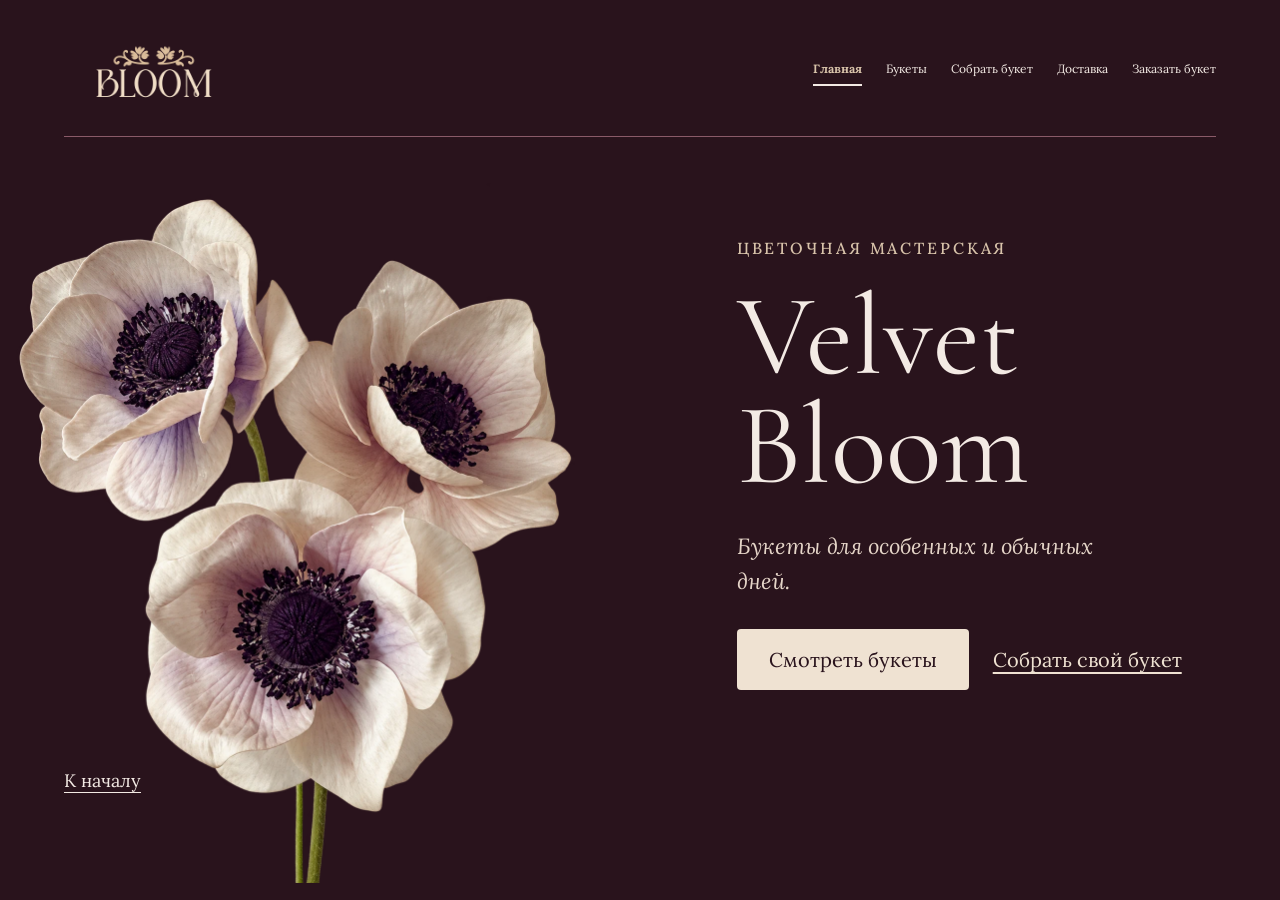
<file: index.html>
<!DOCTYPE html>
<html lang="ru">
<head>
    <meta charset="UTF-8">
    <meta name="viewport" content="width=device-width, initial-scale=1.0">
    <title>Velvet Bloom — цветочная мастерская</title>
    <link href="https://fonts.googleapis.com/css2?family=Cormorant+Garamond:wght@400;500&display=swap"
      rel="stylesheet">
    <link href="https://fonts.googleapis.com/css2?family=Lora:wght@400;500;600;700&display=swap"
      rel="stylesheet">  
      <link rel="stylesheet" href="css/style.css">
<link rel="stylesheet" href="css/alternative.css">
<script src="alternative.js" defer></script>
</head>
<body id="top">
    <nav>
        <a class="site-logo" href="index.html">
    <img src="images/logo-bloom.webp"
     alt="Velvet Bloom — на главную"
     width="180">
</a>
    <a href="index.html" aria-current="page">Главная</a>
    <a href="html/bouquets.html">Букеты</a>
    <a href="html/builder.html">Собрать букет</a>
    
    <a href="html/contacts.html#delivery">Доставка</a>
    <a href="html/order.html">Заказать букет</a>
    
</nav>
    <main class="hero">
        <div class="hero-flower">
    <img src="images/hero-anemones.webp" alt="">
</div>
    <div class="hero-text" id="about">
        <p class="hero-label">Цветочная мастерская</p>

        <h1>Velvet Bloom</h1>

        <p class="hero-description">
            Букеты для особенных и обычных дней.
        </p>

        <div class="hero-actions" id="choose">
            <a class="hero-button" href="html/bouquets.html">Смотреть букеты</a>
            <a class="hero-link" href="html/builder.html">Собрать свой букет</a>
        </div>
    </div>

</main>
<p class="section-links">
    <a href="#top">К началу</a>
</p>
</body>
</html>
</file>
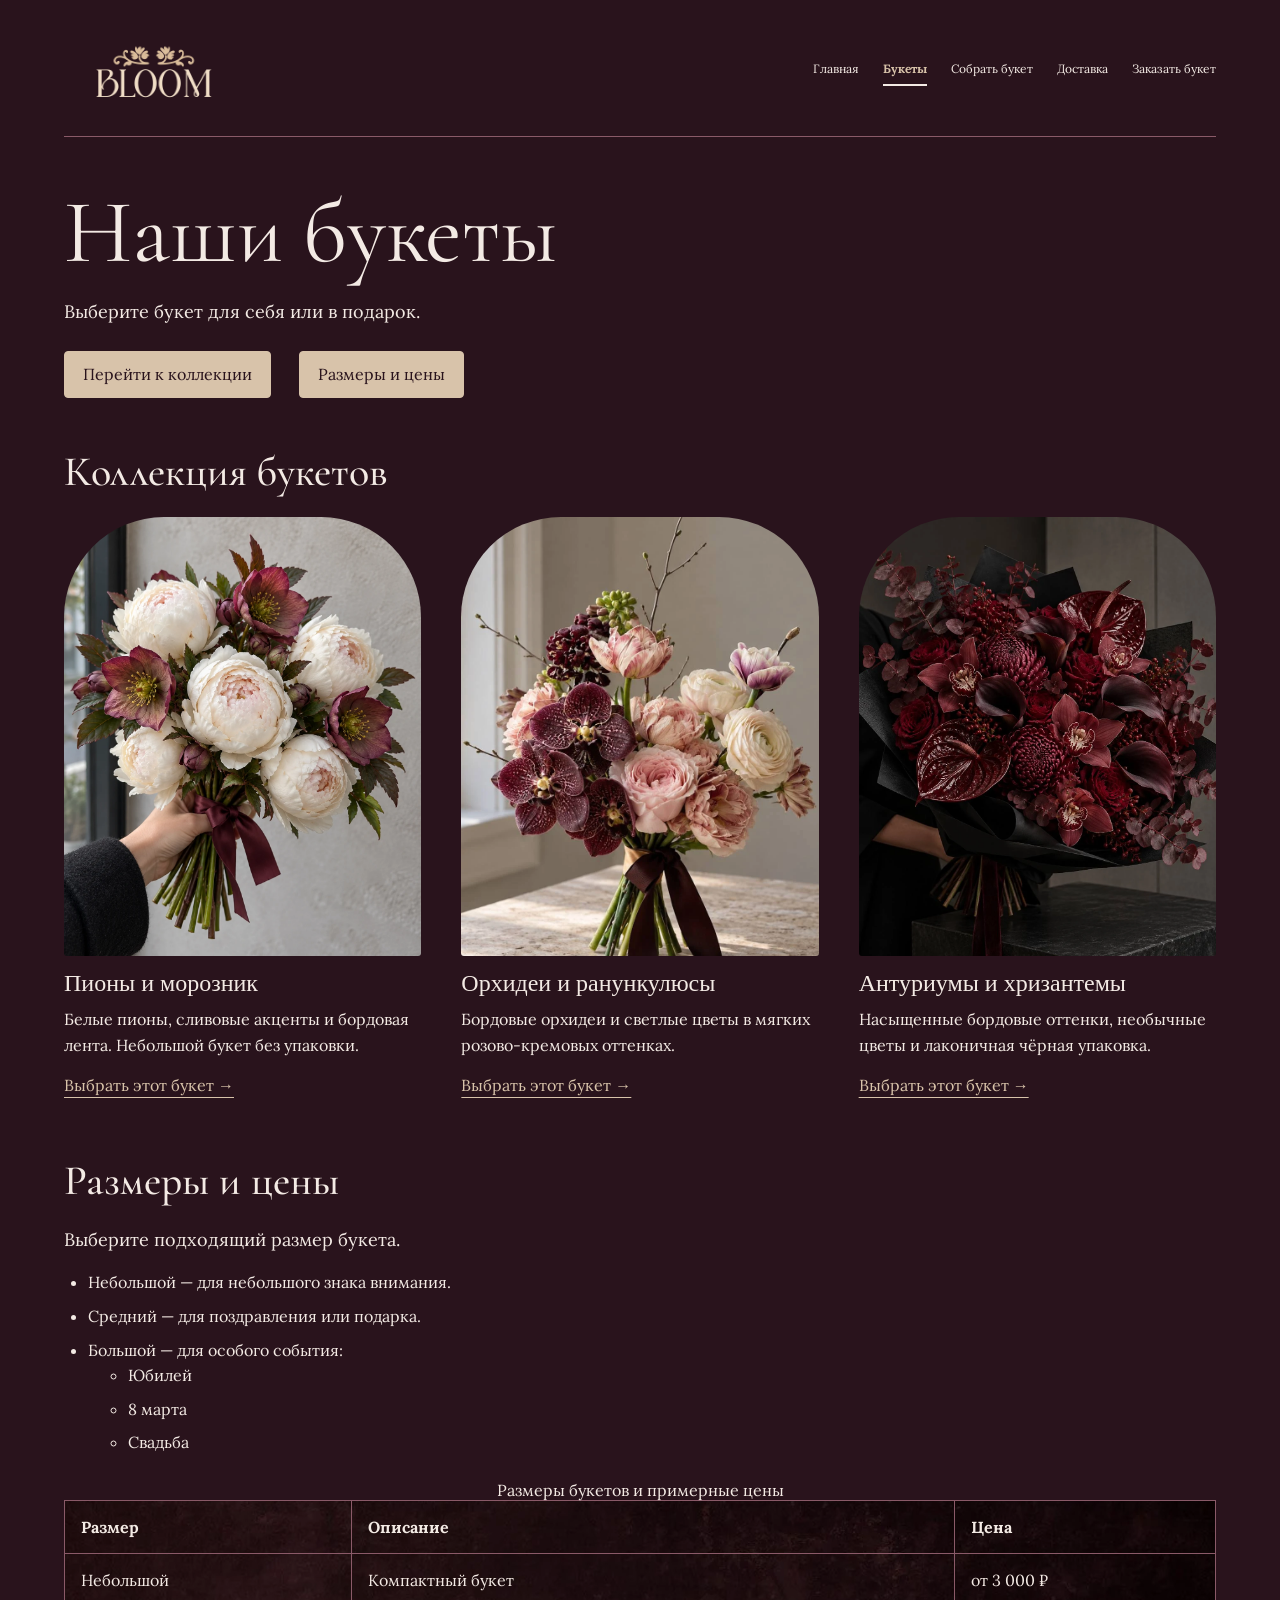
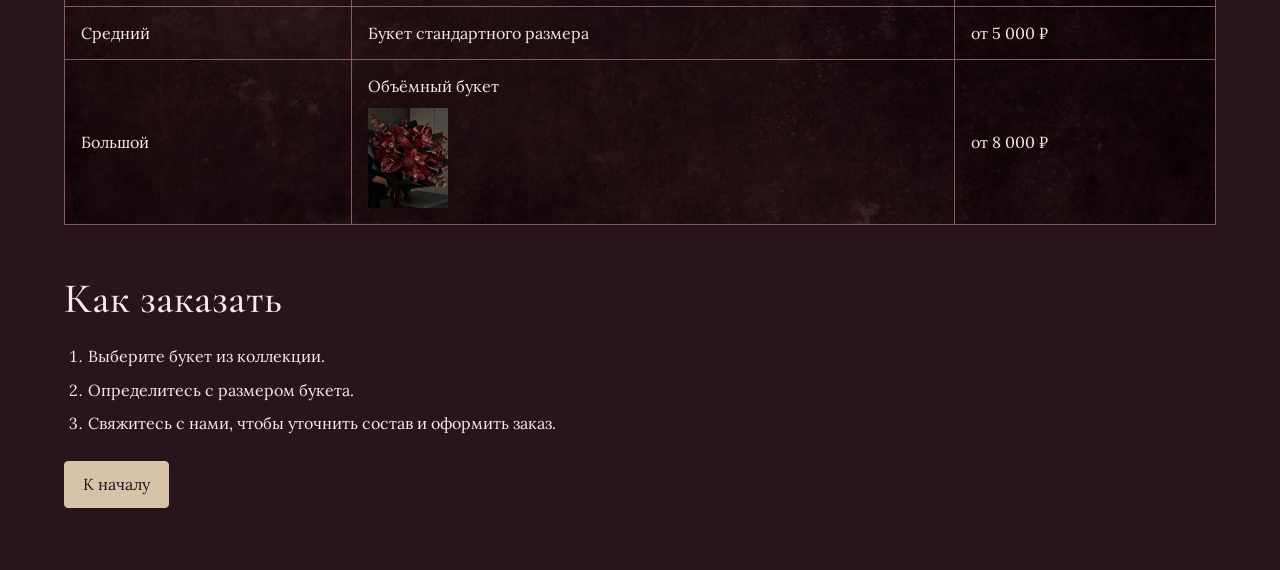
<file: html/bouquets.html>
<!DOCTYPE html>
<html lang="ru">
<head>
    <meta charset="UTF-8">
    <meta name="viewport" content="width=device-width, initial-scale=1.0">
    <title>Букеты — Velvet Bloom</title>
    <link href="https://fonts.googleapis.com/css2?family=Lora:wght@400;500;600;700&display=swap"
      rel="stylesheet">
    <link href="https://fonts.googleapis.com/css2?family=Cormorant+Garamond:wght@400;500&display=swap"
      rel="stylesheet">
      <link rel="stylesheet" href="../css/style.css">
<link rel="stylesheet" href="../css/alternative.css">
<script src="../alternative.js" defer></script>
</head>
<body class="catalog-page">
    <nav>
        <a class="site-logo" href="../index.html">
    <img src="../images/logo-bloom.webp"
     alt="Velvet Bloom — на главную"
     width="180">
</a>
    <a href="../index.html">Главная</a>
    <a href="bouquets.html" aria-current="page">Букеты</a>
    <a href="builder.html">Собрать букет</a>
    
    <a href="contacts.html#delivery">Доставка</a>
    <a href="order.html">Заказать букет</a>
    
</nav>
    <h1 id="top">Наши букеты</h1>
    <p>Выберите букет для себя или в подарок.</p>
    <p class="section-links">
    <a href="#collection">Перейти к коллекции</a>
    <a href="#prices">Размеры и цены</a>
</p>
    <h2 id="collection">Коллекция букетов</h2>
    <div class="bouquet-grid">
   <figure>
    <img src="../images/bouquet-02.webp"
         alt="Компактный букет из белых пионов и морозника"
         width="350">
    <figcaption>Пионы и морозник</figcaption>
    <p class="bouquet-description">
        Белые пионы, сливовые акценты и бордовая лента. Небольшой букет без упаковки.
    </p>
</figure>

<figure>
    <img src="../images/bouquet-03.webp"
         alt="Средний букет с бордовыми орхидеями и светлыми ранункулюсами"
         width="350">
    <figcaption>Орхидеи и ранункулюсы</figcaption>
    <p class="bouquet-description">
        Бордовые орхидеи и светлые цветы в мягких розово-кремовых оттенках.
    </p>
</figure>

<figure>
    <img src="../images/bouquet-01.webp"
         alt="Большой букет в бордовых оттенках"
         width="350">
    <figcaption>Антуриумы и хризантемы</figcaption>
    <p class="bouquet-description">
        Насыщенные бордовые оттенки, необычные цветы и лаконичная чёрная упаковка.
    </p>
</figure>
</div>
<h2 id="prices">Размеры и цены</h2>
<p>Выберите подходящий размер букета.</p>
<ul class="size-list">
    <li>Небольшой — для небольшого знака внимания.</li>
    <li>Средний — для поздравления или подарка.</li>
    <li>
        Большой — для особого события:
        <ul>
            <li>Юбилей</li>
            <li>8 марта</li>
            <li>Свадьба</li>
        </ul>
    </li>
</ul>
    <table class="price-table">
    <caption>Размеры букетов и примерные цены</caption>
    <tr>
        <th scope="col">Размер</th>
        <th scope="col">Описание</th>
        <th scope="col">Цена</th>
    </tr>
    <tr>
        <td>Небольшой</td>
        <td>Компактный букет</td>
        <td>от 3 000 ₽</td>
    </tr>
    <tr>
    <td>Средний</td>
    <td>Букет стандартного размера</td>
    <td>от 5 000 ₽</td>
</tr>
<tr>
    <td>Большой</td>
    <td>
    Объёмный букет
    <a class="table-photo" href="bouquet-01.html" target="_blank" rel="noopener">
        <img src="../images/bouquet-01.webp"
            alt="Посмотреть большой букет из антуриумов и хризантем"
             width="80">
    </a>
</td>
    <td>от 8 000 ₽</td>
</tr>
</table>
<h2>Как заказать</h2>

<ol class="size-list">
    <li>Выберите букет из коллекции.</li>
    <li>Определитесь с размером букета.</li>
    <li>Свяжитесь с нами, чтобы уточнить состав и оформить заказ.</li>
</ol>
<p class="section-links">
    <a href="#top">К началу</a>
</p>
</body>
</html>
</file>
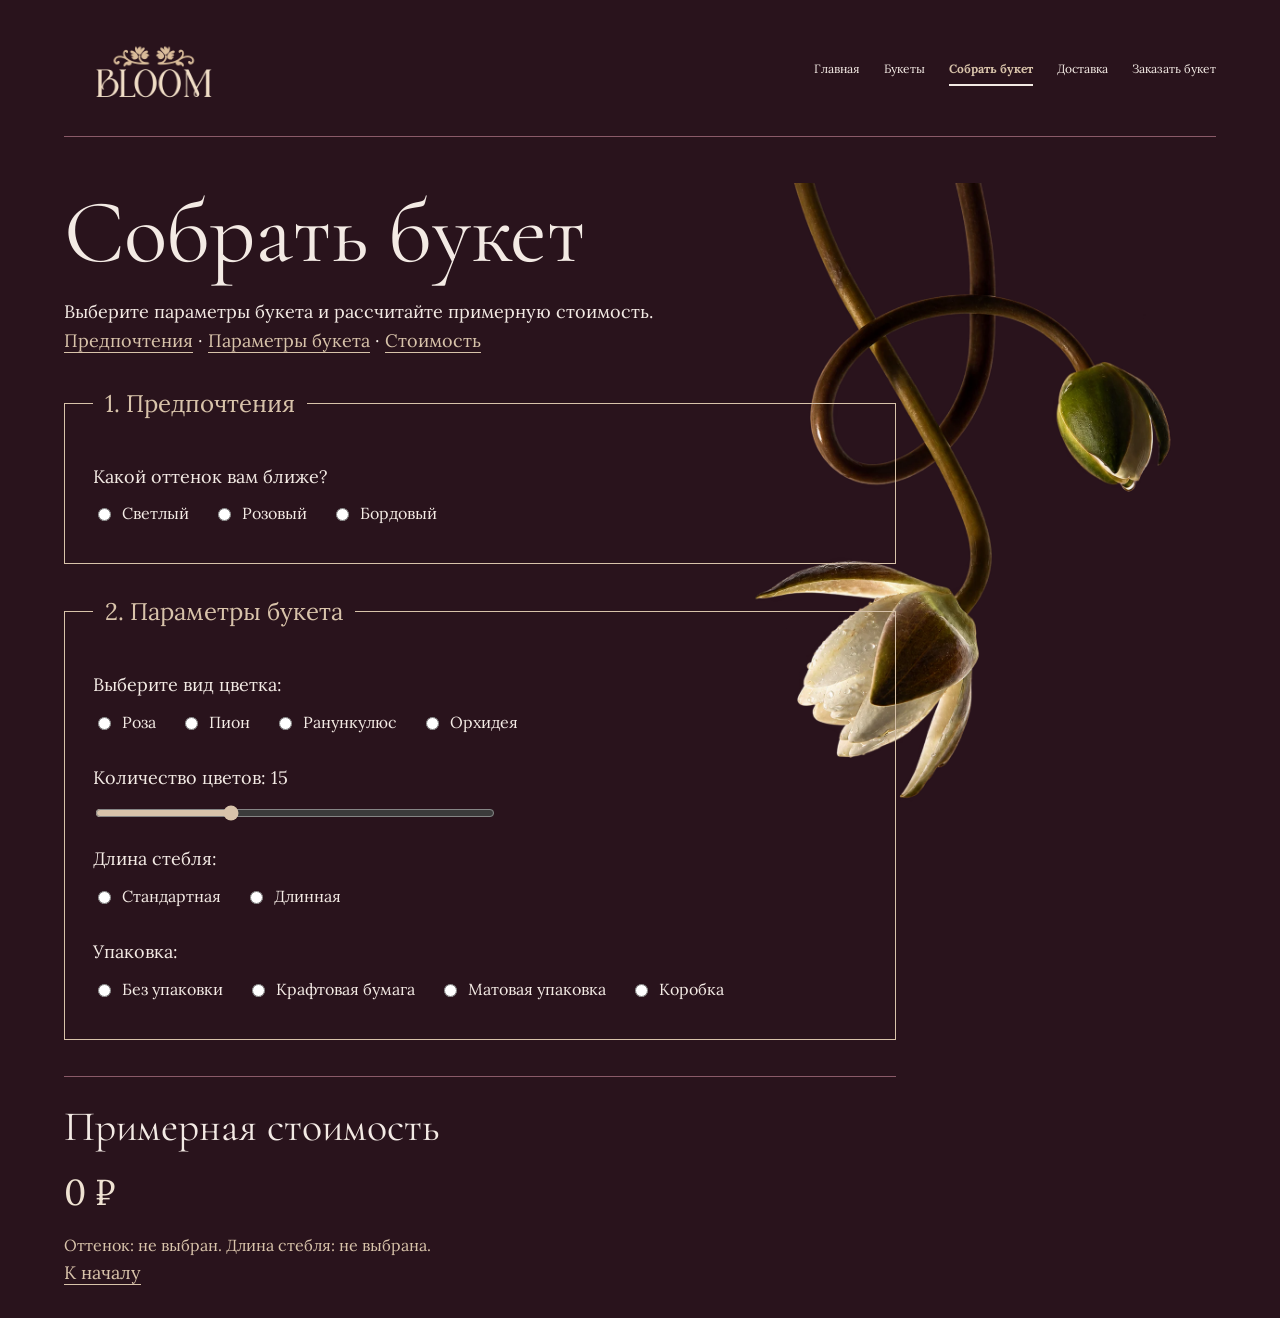
<file: html/builder.html>
<!DOCTYPE html>
<html lang="ru">
<head>
    <meta charset="UTF-8">
    <meta name="viewport" content="width=device-width, initial-scale=1.0">
    <title>Собрать букет - Velvet Bloom</title>
   <link href="https://fonts.googleapis.com/css2?family=Cormorant+Garamond:wght@400;500&display=swap"
      rel="stylesheet">
    <link href="https://fonts.googleapis.com/css2?family=Lora:wght@400;500;600;700&display=swap"
      rel="stylesheet">
      <link rel="stylesheet" href="../css/style.css">
<link rel="stylesheet" href="../css/alternative.css">
<script src="../alternative.js" defer></script>
</head>
<body>
    <nav>
        <a class="site-logo" href="../index.html">
    <img src="../images/logo-bloom.webp"
     alt="Velvet Bloom — на главную"
     width="180">
</a>
    <a href="../index.html">Главная</a>
    <a href="bouquets.html">Букеты</a>
    <a href="builder.html" aria-current="page">Собрать букет</a>
    
    <a href="contacts.html#delivery">Доставка</a>
    <a href="order.html">Заказать букет</a>
    
</nav>
<main id="top" class="builder-page">
    <img class="builder-flower"
         src="../images/hero-lillies2.webp"
         alt="">
    <h1>Собрать букет</h1>
    <p>Выберите параметры букета и рассчитайте примерную стоимость.</p>
    <p>
    <a href="#preferences">Предпочтения</a> ·
    <a href="#parameters">Параметры букета</a> ·
    <a href="#result">Стоимость</a>
</p>
    <form class="bouquet-builder">
    <fieldset id="preferences">
        <legend>1. Предпочтения</legend>

        <p>Какой оттенок вам ближе?</p>

        <label>
            <input type="radio" name="color" value="light">
            Светлый
        </label>

        <label>
            <input type="radio" name="color" value="pink">
            Розовый
        </label>

        <label>
            <input type="radio" name="color" value="burgundy">
            Бордовый
        </label>
    </fieldset>

    <fieldset id="parameters">
        <legend>2. Параметры букета</legend>

        <p>Выберите вид цветка:</p>

        <label>
            <input type="radio" name="flower" value="rose">
            Роза
        </label>

        <label>
            <input type="radio" name="flower" value="peony">
            Пион
        </label>

        <label>
            <input type="radio" name="flower" value="ranunculus">
            Ранункулюс
        </label>

        <label>
            <input type="radio" name="flower" value="orchid">
            Орхидея
        </label>

        <p>
    Количество цветов:
    <span id="quantity-value">15</span>
</p>

<input type="range"
       id="quantity"
       name="quantity"
       min="5"
       max="35"
       value="15">
        <p>Длина стебля:</p>

        <label>
            <input type="radio" name="stem" value="standard">
            Стандартная
        </label>

        <label>
            <input type="radio" name="stem" value="long">
            Длинная
        </label>

        <p>Упаковка:</p>

        <label>
            <input type="radio" name="package" value="none">
            Без упаковки
        </label>

        <label>
            <input type="radio" name="package" value="craft">
            Крафтовая бумага
        </label>

        <label>
            <input type="radio" name="package" value="matte">
            Матовая упаковка
        </label>

        <label>
            <input type="radio" name="package" value="box">
            Коробка
        </label>
    </fieldset>
    <div class="builder-result" id="result">
    <h2>Примерная стоимость</h2>
    <p><span id="total-price">0</span> ₽</p>
    <p id="bouquet-summary" aria-live="polite">
        Здесь появятся выбранный оттенок и длина стебля.
    </p>
</div>
</form>
<p><a href="#top">К началу</a></p>
</main>


<script src="../builder.js"></script>
</body>
</html>
</file>
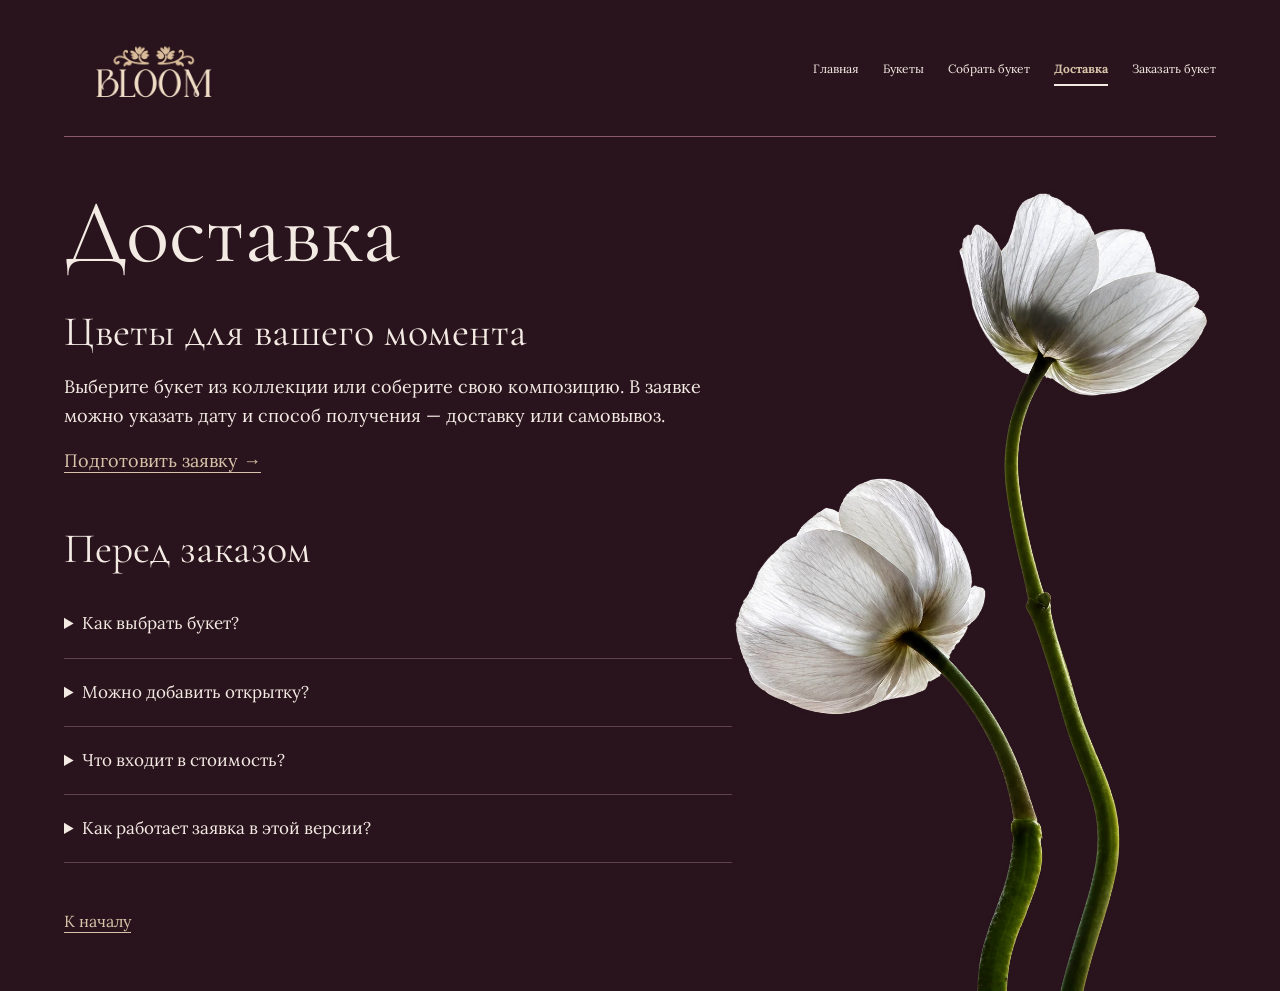
<file: html/contacts.html>
<!DOCTYPE html>
<html lang="ru">
<head>
    <meta charset="UTF-8">
    <meta name="viewport" content="width=device-width, initial-scale=1.0">
    <title>Доставка — Velvet Bloom</title>
  <link href="https://fonts.googleapis.com/css2?family=Lora:wght@400;500;600;700&display=swap"
      rel="stylesheet">
    <link href="https://fonts.googleapis.com/css2?family=Cormorant+Garamond:wght@400;500&display=swap"
      rel="stylesheet">
      <link rel="stylesheet" href="../css/style.css">
<link rel="stylesheet" href="../css/alternative.css">
<script src="../alternative.js" defer></script>
</head>
<body>
    <nav>
        <a class="site-logo" href="../index.html">
    <img src="../images/logo-bloom.webp"
     alt="Velvet Bloom — на главную"
     width="180">
</a>
    <a href="../index.html">Главная</a>
    <a href="bouquets.html">Букеты</a>
    <a href="builder.html">Собрать букет</a>
    
    <a href="contacts.html#delivery" aria-current="page">Доставка</a>
    <a href="order.html">Заказать букет</a>
    
</nav>
  <main id="top" class="contacts-page">
    <img class="contacts-flowers"
     src="../images/contacts-flowers.webp"
     alt="">
    <h1>Доставка</h1>

    <section id="delivery">
        <h2>Цветы для вашего момента</h2>
        <p>Выберите букет из коллекции или соберите свою композицию. В заявке можно указать дату и способ получения — доставку или самовывоз.</p>
        <p><a href="order.html">Подготовить заявку →</a></p>
    </section>
    <section class="delivery-faq"><h2>Перед заказом</h2>
        <details><summary>Как выбрать букет?</summary><p>Посмотрите коллекцию или воспользуйтесь конструктором. В каталоге доступны три размера: S, M и L.</p></details>
        <details><summary>Можно добавить открытку?</summary><p>Да. В форме заказа включите открытку и напишите пожелание — его предпросмотр появится сразу.</p></details>
        <details><summary>Что входит в стоимость?</summary><p>Расчёт показывает ориентировочную стоимость букетов по каталогу. Доставка, открытка и окончательный состав уточняются отдельно.</p></details>
        <details><summary>Как работает заявка в этой версии?</summary><p>Вы можете выбрать параметры и скачать заявку. Эта демонстрационная версия не отправляет заказ в магазин и не принимает оплату.</p></details>
    </section>
    <a href="#top">К началу</a>
</main>
</body>
</html>
</file>
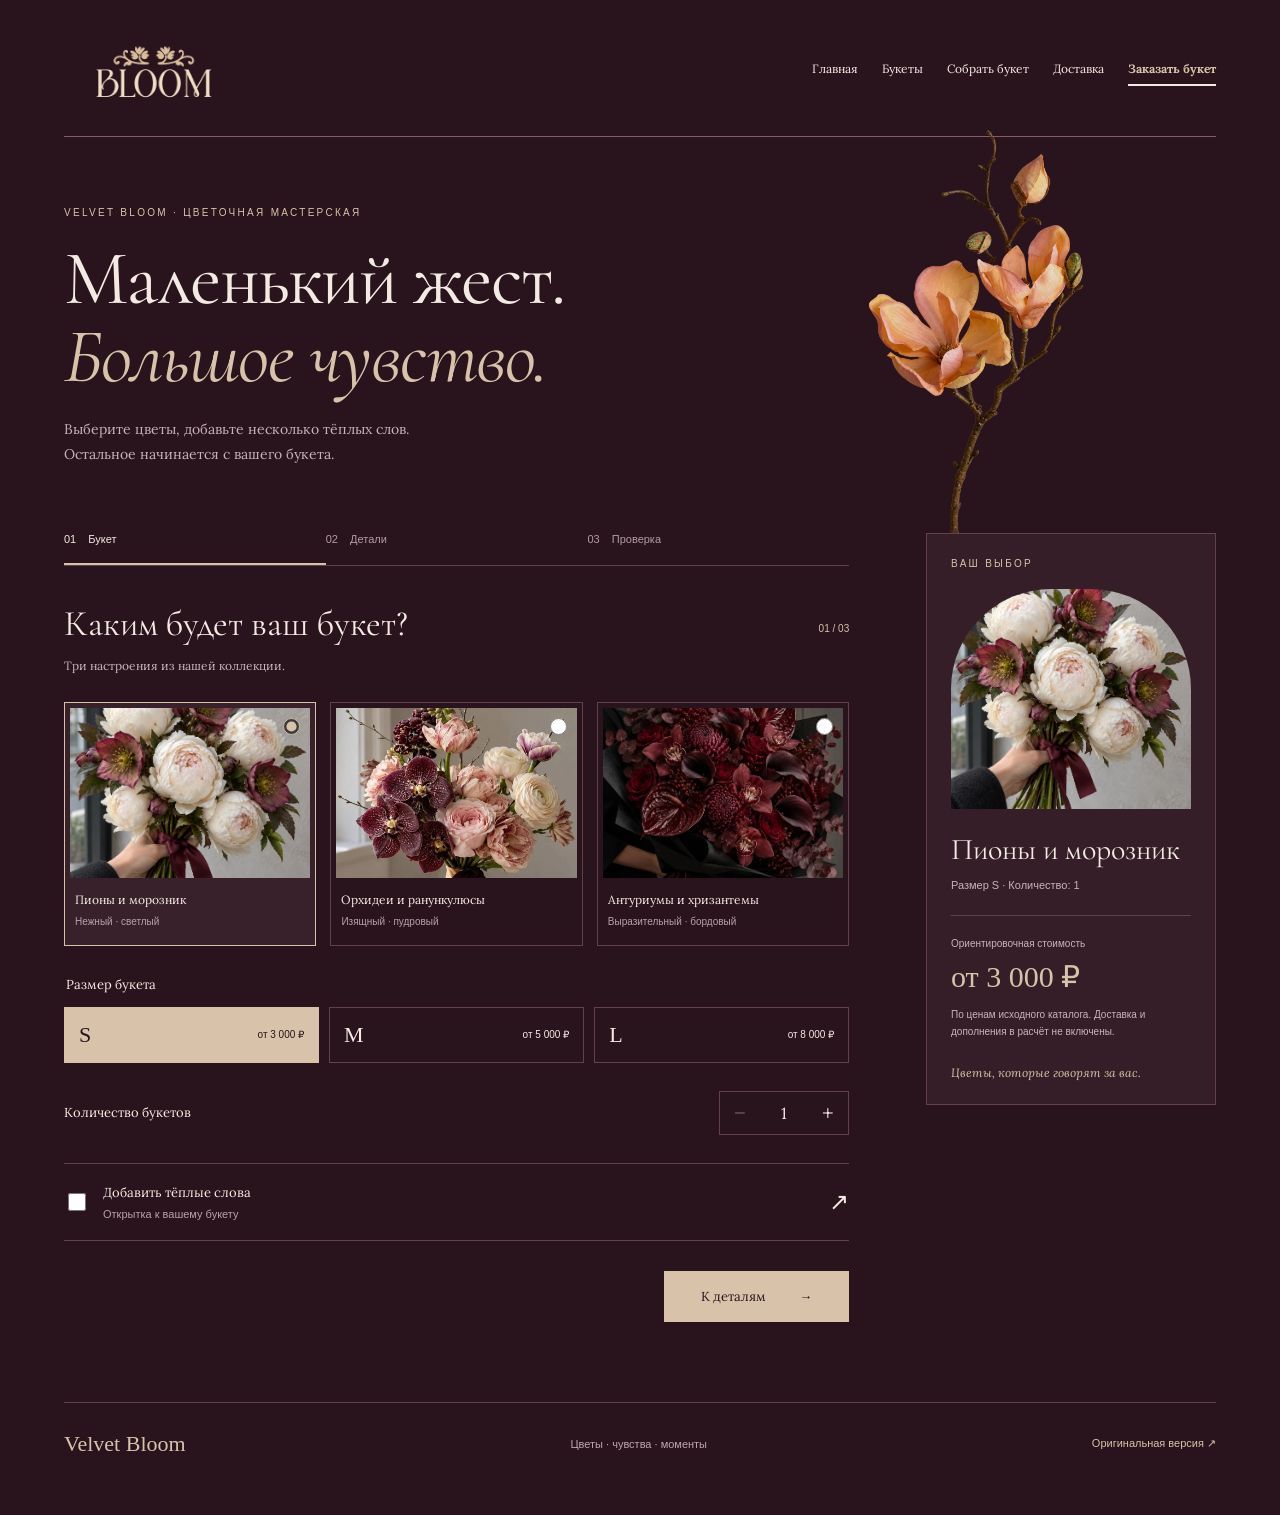
<file: html/order.html>
<!doctype html><html lang="ru"><head><meta charset="utf-8"><meta name="viewport" content="width=device-width,initial-scale=1"><title>Ваш особенный букет — Velvet Bloom</title><link href="https://fonts.googleapis.com/css2?family=Lora:wght@400;500;600&family=Cormorant+Garamond:wght@400;500&display=swap" rel="stylesheet"><link rel="stylesheet" href="../css/style.css"><link rel="stylesheet" href="../css/alternative.css"><script src="../alternative.js" defer></script><script src="../order.js" defer></script></head><body class="new-order"><nav>
        <a class="site-logo" href="../index.html">
    <img src="../images/logo-bloom.webp"
     alt="Velvet Bloom — на главную"
     width="180">
</a>
    <a href="../index.html">Главная</a>
    <a href="bouquets.html">Букеты</a>
    <a href="builder.html">Собрать букет</a>
    
    <a href="contacts.html#delivery">Доставка</a>
    <a href="order.html" aria-current="page">Заказать букет</a>

</nav>
<main id="top"><header class="order-intro"><div class="eyebrow">VELVET BLOOM · ЦВЕТОЧНАЯ МАСТЕРСКАЯ</div><h1>Маленький жест.<br><em>Большое чувство.</em></h1><p>Выберите цветы, добавьте несколько тёплых слов.<br>Остальное начинается с вашего букета.</p><img class="intro-flower" src="../images/order-magnolia.webp" alt="Персиковая магнолия"></header>
<div class="order-layout"><section class="order-workspace"><ol class="steps" aria-label="Этапы заказа"><li aria-current="step">01 <span>Букет</span></li><li>02 <span>Детали</span></li><li>03 <span>Проверка</span></li></ol>
<form id="experience-form"><section data-step="0"><div class="section-title"><h2>Каким будет ваш букет?</h2><span>01 / 03</span></div><p class="muted">Три настроения из нашей коллекции.</p><div class="choices">
<label class="bouquet-choice"><input type="radio" name="bouquet" value="0" checked><img src="../images/bouquet-02.webp" alt="Пионы и морозник"><span class="choice-body"><b>Пионы и морозник</b><small>Нежный · светлый</small></span></label>
<label class="bouquet-choice"><input type="radio" name="bouquet" value="1"><img src="../images/bouquet-03.webp" alt="Орхидеи и ранункулюсы"><span class="choice-body"><b>Орхидеи и ранункулюсы</b><small>Изящный · пудровый</small></span></label>
<label class="bouquet-choice"><input type="radio" name="bouquet" value="2"><img src="../images/bouquet-01.webp" alt="Антуриумы и хризантемы"><span class="choice-body"><b>Антуриумы и хризантемы</b><small>Выразительный · бордовый</small></span></label></div>
<fieldset><legend>Размер букета</legend><div class="sizes"><label><input type="radio" name="size" value="3000" checked><span>S <small>от 3 000 ₽</small></span></label><label><input type="radio" name="size" value="5000"><span>M <small>от 5 000 ₽</small></span></label><label><input type="radio" name="size" value="8000"><span>L <small>от 8 000 ₽</small></span></label></div></fieldset>
<div class="quantity-row"><label for="count">Количество букетов</label><div class="quantity-control"><button type="button" id="minus" aria-label="Уменьшить количество">−</button><input id="count" type="number" min="1" max="99" value="1" required><button type="button" id="plus" aria-label="Увеличить количество">+</button></div></div>
<label class="card-toggle"><input id="card" type="checkbox"><span>Добавить тёплые слова<small>Открытка к вашему букету</small></span><span aria-hidden="true">↗</span></label><div id="card-editor" hidden><label for="message">Текст открытки</label><textarea id="message" maxlength="200" rows="3" placeholder="Пусть сегодня будет больше поводов улыбнуться…"></textarea><small id="message-count">0 / 200</small><div class="postcard"><small>С ЛЮБОВЬЮ,</small><p id="card-preview">Ваши тёплые слова будут здесь</p><i>Velvet Bloom</i></div></div>
</section>
<section data-step="1" hidden><div class="section-title"><h2>Несколько деталей</h2><span>02 / 03</span></div><div class="fields"><label>Ваше имя<input name="customer" autocomplete="given-name" required maxlength="80" placeholder="Как к вам обращаться?"></label><label>Дата получения<input id="date" name="date" type="date" required></label></div><fieldset><legend>Способ получения</legend><div class="sizes delivery"><label><input type="radio" name="delivery" value="Доставка" checked><span>Доставка</span></label><label><input type="radio" name="delivery" value="Самовывоз"><span>Самовывоз</span></label></div></fieldset><p class="muted">Стоимость доставки и открытки, адрес и окончательный состав уточняются отдельно. Здесь можно подготовить и скачать заявку.</p><label class="notes-label">Пожелания к букету<textarea name="notes" maxlength="500" rows="4" placeholder="Любимые цветы, повод или особенное пожелание"></textarea></label></section>
<section data-step="2" hidden><div class="section-title"><h2>Всё так, как вы задумали?</h2><span>03 / 03</span></div><div id="review"></div><p class="demo-note">Это альтернативная версия учебного сайта. Заявка останется у вас: данные не отправляются, оплата не производится.</p><button type="button" class="primary" id="download">Скачать заявку ↓</button><p id="download-status" role="status"></p></section>
<div class="form-navigation"><button type="button" id="back" class="text-button" hidden>← Назад</button><button type="button" id="next" class="primary">К деталям <span>→</span></button></div></form></section>
<aside class="summary"><div class="eyebrow">ВАШ ВЫБОР</div><img id="summary-image" src="../images/bouquet-02.webp" alt="Выбранный букет"><h2 id="summary-name">Пионы и морозник</h2><p id="summary-details">Размер S · 1 букет</p><div class="summary-line"><span>Ориентировочная стоимость</span><strong id="total" aria-live="polite">от 3 000 ₽</strong></div><p class="fine-print">По ценам исходного каталога. Доставка и дополнения в расчёт не включены.</p><div class="summary-foot">Цветы, которые говорят за вас.</div></aside></div>
<footer><a href="../index.html">Velvet Bloom</a><span>Цветы · чувства · моменты</span><a href="https://zxtms.github.io/Velvet-Bloom/html/order.html">Оригинальная версия ↗</a></footer></main></body></html>
</file>
<file: css/style.css>
body {
    margin: 0;
    padding: 15px 30px 60px;
    background-color: #29131C;;
    color: #F3EAE4;
    font-family: "Lora", Georgia, serif;
}

h1 {
    margin: 0 0 20px;
    font-family: Georgia, serif;
    font-size: 64px;
    font-weight: normal;
}

p {
    margin: 0;
    font-size: 18px;
    line-height: 1.6;
}
nav {
    display: flex;
    flex-wrap: wrap;
    gap: 12px 24px;
    margin-bottom: 60px;
    padding-bottom: 20px;
    border-bottom: 1px solid #8A5A68;
}

nav a {
    color: #F3EAE4;
    text-decoration: none;
    font-size: 15px;
    padding: 8px 0;
    border-bottom: 2px solid transparent;
}

nav a:hover {
    border-bottom-color: #F3EAE4;
}

nav a[aria-current="page"] {
    border-bottom-color: #F3EAE4;
    font-weight: bold;
}
figure {
    margin: 40px 0 0;
}

figure img {
    display: block;
    max-width: 100%;
    height: auto;
}

figcaption {
    margin-top: 14px;
    font-family: Georgia, serif;
    font-size: 24px;
}
.bouquet-description {
    max-width: 350px;
    margin-top: 10px;
    font-size: 16px;
}
.image-page {
    padding: 0;
    min-height: 100vh;
    display: flex;
    flex-direction: column;
}

.image-page > nav {
    align-self: stretch;
}

.image-page > .large-image {
    margin: auto;
}

.large-image {
    width: 600px;
    height: 400px;
    object-fit: cover;
}
.section-links {
    display: flex;
    flex-wrap: wrap;
    gap: 12px 28px;
    margin-top: 24px;
    margin-bottom: 32px;
}

.section-links a {
    color: #F3EAE4;
    text-decoration: underline;
    text-underline-offset: 5px;
}
.price-table {
    width: 100%;
    max-width: 800px;
    margin-top: 24px;
    border-collapse: collapse;
    background-image: url("../images/table-background.webp");
background-size: cover;
background-position: center;
}

.price-table th,
.price-table td {
    border: 1px solid #8A5A68;
    padding: 16px;
    text-align: left;
}
.table-photo {
    display: block;
    margin-top: 12px;
}

.table-photo img {
    display: block;
}
.bouquet-grid {
    display: grid;
    grid-template-columns: repeat(3, minmax(0, 1fr));
    gap: 40px;
}

.bouquet-grid figure {
    width: auto;
    min-width: 0;
    margin: 0;
}

.bouquet-grid img {
    width: 100%;
    height: auto;
    aspect-ratio: 350 / 430;
    object-fit: cover;
}
#prices {
    margin-top: 60px;
}
.size-list {
    padding-left: 24px;
    line-height: 1.6;
}

.size-list li {
    margin-bottom: 8px;
}
.passport {
    max-width: 600px;
    margin: 24px auto;
    background: #f3dedc;
    border: 1px solid #b99595;
}

.passport-page {
    padding: 24px;
    color: #28151c;
}

.passport-page + .passport-page {
    border-top: 2px solid #b99595;
}

.passport-page h2 {
    text-align: center;
    color: #28151c;
}

.passport-page span {
    font-weight: bold;
}
.hero {
    position: relative;
    display: flex;
    align-items: center;
    min-height: 560px;
    margin-left: -30px;
    margin-right: -30px;
    overflow: visible;
    margin-top: -60px;
}

.hero-flower {
    position: absolute;
    inset: 0 auto 0 0;
    width: 48%;
    pointer-events: none;
}

.hero-flower img {
    display: block;
    width: 100%;
    height: 100%;
    object-fit: contain;
    object-position: center top;
    transform: translateX(-30px) scale(1.25);
transform-origin: center top;
}

.hero-text {
    position: relative;
    margin-left: 56%;
    padding: 40px 30px;
    max-width: 650px;
}

nav > .site-logo {
    flex-basis: 100%;
    padding: 0;
    border-bottom: none;
}

nav > .site-logo img {
    display: block;
    width: 300px;
    height: auto;
    margin: 0;
}
.hero-actions {
    display: flex;
    flex-wrap: wrap;
    align-items: center;
    gap: 24px;
    margin-top: 30px;
}

.hero-button {
    display: inline-block;
    padding: 18px 32px;
    background-color: #EFE2D2;
    color: #29131C;
    text-decoration: none;
    border-radius: 4px;
    font-size: 20px;
}

.hero-link {
    display: inline-block;
    padding: 18px 0;
    color: #EFE2D2;
    font-size: 20px;
    text-underline-offset: 5px;
}
.hero h1 {
    font-family: "Cormorant Garamond", Georgia, serif;
    font-size: 140px;
    font-weight: 400;
    line-height: 0.95;
    margin-bottom: 28px;
}
@media (max-width: 700px) {
    .hero {
        min-height: 500px;
    }

    .hero-flower {
        width: 100%;
        opacity: 0.35;
    }

    .hero-text {
        margin-left: 0;
        padding: 40px 30px;
    }

    .hero h1 {
        font-size: 64px;
    }
}
button,
input,
select,
textarea {
    font-family: inherit;
}

h2,
h3 {
    font-family: Arial, sans-serif;
}
.hero-label {
    margin-bottom: 20px;
    font-size: 16px;
    font-weight: 500;
    letter-spacing: 0.18em;
    text-transform: uppercase;
    color: #D8C3AA;
}

.hero-description {
    max-width: 380px;
    margin-top: 24px;
    font-size: 25px;
    font-style: italic;
    line-height: 1.6;
    color: #E5D5C8;
}
.catalog-page h1 {
    font-family: "Cormorant Garamond", Georgia, serif;
    font-size: 90px;
    font-weight: 400;
    line-height: 1.1;
    margin-bottom: 16px;
}

.catalog-page h2 {
    font-family: "Cormorant Garamond", Georgia, serif;
    font-size: 42px;
    font-weight: 500;
    margin-top: 48px;
    margin-bottom: 20px;
}
.catalog-page .bouquet-description {
    max-width: none;
}

.catalog-page .price-table {
    max-width: none;
}

@media (max-width: 900px) {
    .bouquet-grid {
        grid-template-columns: 1fr;
    }
}
.catalog-page .section-links a {
    display: inline-block;
    padding: 10px 18px;
    background-color: #D8C3AA;
    border: 1px solid #D8C3AA;
    border-radius: 4px;
    color: #29131C;
    font-size: 16px;
    text-decoration: none;
}

.catalog-page .section-links a:hover {
    background-color: #EFE2D2;
    border-color: #EFE2D2;
}
.bouquet-builder {
    max-width: 1000px;
    margin-top: 32px;
}
.bouquet-builder fieldset {
    min-width: 0;
    margin: 0 0 32px;
    padding: 24px 28px 28px;
    border: 1px solid #D8C3AA;
    border-radius: 0;
    background: transparent;
}

.bouquet-builder legend {
    padding: 0 12px;
    color: #D8C3AA;
    font-family: "Lora", Georgia, serif;
    font-size: 24px;
    font-weight: 400;
}

.bouquet-builder fieldset p {
    margin: 20px 0 12px;
}

.bouquet-builder label {
    display: inline-flex;
    align-items: center;
    gap: 8px;
    margin: 0 20px 12px 0;
    cursor: pointer;
}

.bouquet-builder input {
    accent-color: #D8C3AA;
}

.bouquet-builder input[type="range"] {
    display: block;
    width: 100%;
    max-width: 400px;
    margin-bottom: 24px;
}
.builder-page {
    position: relative;
    isolation: isolate;
    margin-top: -60px;
    padding-top: 60px;
}

.builder-flower {
    position: absolute;
    top: 0;
    right: 0;
    width: 520px;
    height: auto;
    z-index: -1;
    pointer-events: none;
}

.builder-page .bouquet-builder {
    max-width: min(1000px, calc(100% - 320px));
}

@media (max-width: 1000px) {
    .builder-flower {
        display: none;
    }

    .builder-page .bouquet-builder {
        max-width: 100%;
    }
}
.builder-page h1 {
    font-family: "Cormorant Garamond", Georgia, serif;
    font-size: 90px;
    font-weight: 400;
    line-height: 1.1;
    margin: 0 0 16px;
}

.builder-page > p a {
    color: #D8C3AA;
    text-underline-offset: 5px;
}

.builder-page > p a:hover {
    color: #F3EAE4;
}
.builder-result {
    margin-top: 36px;
    padding-top: 24px;
    border-top: 1px solid #8A5A68;
}

.builder-result h2 {
    margin: 0 0 12px;
    font-family: "Cormorant Garamond", Georgia, serif;
    font-size: 42px;
    font-weight: 400;
}

.builder-result > p:first-of-type {
    margin-bottom: 12px;
    color: #EFE2D2;
    font-size: 36px;
}

#bouquet-summary {
    font-size: 16px;
    line-height: 1.6;
    color: #D8C3AA;
}
.study-page h1 {
    font-family: "Cormorant Garamond", Georgia, serif;
    font-size: 90px;
    font-weight: 400;
    line-height: 1.1;
    margin-bottom: 16px;
}

.study-page > p {
    margin-bottom: 24px;
}

.study-page a {
    color: #D8C3AA;
    text-underline-offset: 5px;
}

.study-page a:hover {
    color: #F3EAE4;
}

.study-page .study-tasks {
    display: block;
    max-width: 1000px;
    margin: 40px 0;
}

.study-page .study-card {
    padding: 28px 0;
    border: none;
    border-top: 1px solid #8A5A68;
    border-radius: 0;
    background: transparent;
    box-shadow: none;
}

.study-page .study-card h2 {
    margin: 0 0 12px;
    font-family: "Cormorant Garamond", Georgia, serif;
    font-size: 42px;
    font-weight: 400;
}

.study-page .study-card p + p {
    margin-top: 16px;
}
.contacts-page h1 {
    font-family: "Cormorant Garamond", Georgia, serif;
    font-size: 90px;
    font-weight: 400;
    line-height: 1.1;
    margin-bottom: 24px;
}

.contacts-page h2 {
    font-family: "Cormorant Garamond", Georgia, serif;
    font-size: 42px;
    font-weight: 400;
    margin: 0 0 16px;
}

.contacts-page > nav {
    margin-bottom: 36px;
    border-bottom: none;
    padding-bottom: 0;
}

.contacts-page section {
    max-width: 900px;
    margin-bottom: 48px;
}

.contacts-page section p + p {
    margin-top: 16px;
}

.contacts-page a {
    color: #D8C3AA;
    text-underline-offset: 5px;
}

.contacts-page a:hover {
    color: #F3EAE4;
}

.contacts-page .contact-form {
    display: grid;
    grid-template-columns: 1fr;
    gap: 24px;
    max-width: 560px;
    margin-top: 28px;
}

.contacts-page .contact-form label {
    display: flex;
    flex-direction: column;
    gap: 10px;
    font-size: 16px;
}

.contacts-page .contact-form input {
    appearance: none;
    -webkit-appearance: none;
    box-sizing: border-box;
    width: 100%;
    min-width: 0;
    padding: 10px 0;
    border: 0;
    border-bottom: 1px solid #8A5A68;
    border-radius: 0;
    background: transparent;
    color: #F3EAE4;
    font: inherit;
    box-shadow: none;
    color-scheme: dark;
}
.contacts-page .contact-form button {
    grid-column: 1 / -1;
    justify-self: start;
    padding: 16px 24px;
    border: none;
    border-radius: 4px;
    background: #D8C3AA;
    color: #29131C;
    font: inherit;
    cursor: pointer;
}

.contacts-page .contact-form button:hover {
    background: #EFE2D2;
}

@media (max-width: 700px) {
    .contacts-page h1 {
        font-size: 54px;
    }

    .contacts-page .contact-form {
        grid-template-columns: 1fr;
    }
}
.order-page h1 {
    font-family: "Cormorant Garamond", Georgia, serif;
    font-size: 90px;
    font-weight: 400;
    line-height: 1.1;
    margin-bottom: 16px;
}

.order-page > p {
    margin-bottom: 24px;
}

.order-page a {
    color: #D8C3AA;
    text-underline-offset: 5px;
}

.order-page .order-form {
    display: flex;
    flex-direction: column;
    gap: 24px;
    max-width: 560px;
    margin: 36px 0 36px 60px;
}

.order-page .order-form label {
    display: flex;
    flex-direction: column;
    gap: 10px;
    font-size: 20px;
}

.order-page .order-form input:not([type="checkbox"]):not([type="radio"]):not([type="hidden"]) {
    appearance: none;
    -webkit-appearance: none;
    box-sizing: border-box;
    width: 100%;
    min-width: 0;
    padding: 10px 0;
    border: none;
    border-bottom: 1px solid #8A5A68;
    border-radius: 0;
    background: transparent;
    color: #F3EAE4;
    font: inherit;
    box-shadow: none;
    color-scheme: dark;
}

.order-page .order-form label:has(input[type="checkbox"]),
.order-page .order-form label:has(input[type="radio"]) {
    flex-direction: row;
    align-items: center;
    gap: 10px;
}

.order-page .order-form input[type="checkbox"],
.order-page .order-form input[type="radio"] {
    width: 18px;
    height: 18px;
    margin: 0;
    accent-color: #D8C3AA;
}

.order-page .order-form button {
    align-self: flex-start;
    margin-top: 12px;
    padding: 16px 24px;
    border: none;
    border-radius: 4px;
    background: #D8C3AA;
    color: #29131C;
    font: inherit;
    cursor: pointer;
}

.order-page .order-form button:hover {
    background: #EFE2D2;
}

@media (max-width: 700px) {
    .order-page h1 {
        font-size: 54px;
    }
}
.algorithm-page h1 {
    font-family: "Cormorant Garamond", Georgia, serif;
    font-size: 90px;
    font-weight: 400;
    line-height: 1.1;
    margin-bottom: 24px;
}

.algorithm-page h2 {
    font-family: "Cormorant Garamond", Georgia, serif;
    font-size: 42px;
    font-weight: 400;
    margin: 0 0 16px;
}

.algorithm-page a {
    color: #D8C3AA;
    text-underline-offset: 5px;
}

.algorithm-page section {
    max-width: 900px;
    margin: 36px 0;
}

.algorithm-page #algorithm-form {
    display: grid;
    grid-template-columns: repeat(3, minmax(0, 1fr));
    gap: 24px;
    max-width: 560px;
    margin: 24px 0;
}

.algorithm-page #algorithm-form label {
    display: flex;
    flex-direction: column;
    gap: 10px;
}

.algorithm-page #algorithm-form input {
    box-sizing: border-box;
    width: 100%;
    min-width: 0;
    padding: 10px 0;
    border: none;
    border-bottom: 1px solid #8A5A68;
    border-radius: 0;
    background: transparent;
    color: #F3EAE4;
    font: inherit;
    box-shadow: none;
    color-scheme: dark;
}

.algorithm-page #algorithm-form button {
    grid-column: 1 / -1;
    justify-self: start;
    padding: 16px 24px;
    border: none;
    border-radius: 4px;
    background: #D8C3AA;
    color: #29131C;
    font: inherit;
    cursor: pointer;
}

.algorithm-page #algorithm-form button:hover {
    background: #EFE2D2;
}

.algorithm-page #algorithm-result {
    color: #D8C3AA;
}

@media (max-width: 700px) {
    .algorithm-page h1 {
        font-size: 54px;
    }
}
.passport-task h1 {
    font-family: "Cormorant Garamond", Georgia, serif;
    font-size: 72px;
    font-weight: 400;
    line-height: 1.1;
    margin-bottom: 32px;
}

.passport-task > h2 {
    font-family: "Cormorant Garamond", Georgia, serif;
    font-size: 42px;
    font-weight: 400;
    margin: 40px 0 20px;
}

.passport-task .passport {
    margin: 24px 0;
    background: #EFE2D2;
    border-color: #D8C3AA;
}

.passport-task .passport-page + .passport-page {
    border-top: 1px solid #B99595;
}

.passport-task .passport-page h2 {
    font-family: "Cormorant Garamond", Georgia, serif;
    font-size: 32px;
    font-weight: 500;
}

.passport-task figure {
    max-width: 1000px;
    margin-top: 24px;
}

.passport-task figcaption {
    margin-top: 12px;
    font-family: "Lora", Georgia, serif;
    font-size: 16px;
    color: #D8C3AA;
}

@media (max-width: 700px) {
    .passport-task h1 {
        font-size: 48px;
    }
}
.passport-task #change-passport {
    margin-top: 12px;
    padding: 16px 24px;
    border: none;
    border-radius: 4px;
    background: #D8C3AA;
    color: #29131C;
    font: inherit;
    cursor: pointer;
}

.passport-task #change-passport:hover {
    background: #EFE2D2;
}
.contacts-page {
    position: relative;
    isolation: isolate;
    margin-top: -60px;
    padding-top: 60px;
}

.contacts-flowers {
    position: absolute;
    top: 0;
    right: -30px;
    width: 50%;
    height: calc(100% + 60px);
    object-fit: contain;
    object-position: right bottom;
    z-index: -1;
    pointer-events: none;
}

.contacts-page section {
    max-width: 58%;
}

@media (max-width: 1000px) {
    .contacts-flowers {
        display: none;
    }

    .contacts-page section {
        max-width: 100%;
    }
}
.order-page {
    position: relative;
    isolation: isolate;
    margin-top: -60px;
    padding-top: 60px;
}

.order-flower {
    position: absolute;
    top: 0;
    right: -30px;
    width: 48%;
    height: calc(100% + 60px);
    object-fit: contain;
    object-position: right bottom;
    z-index: -1;
    pointer-events: none;
    transform: translate(-60px, 45px) scale(1.05);
transform-origin: right bottom;
}

.order-page .order-form {
    max-width: min(560px, 50%);
}

@media (max-width: 1000px) {
    .order-flower {
        display: none;
    }

    .order-page .order-form {
        max-width: 560px;
    }
}
.study-page {
    position: relative;
    isolation: isolate;
}

.study-oat {
    position: absolute;
    right: 70px;
    bottom: -90px;
    width: 520px;
    height: auto;
    z-index: -1;
    pointer-events: none;
}

.study-page .study-tasks {
    max-width: min(900px, calc(100% - 600px));
}

@media (max-width: 1000px) {
    .study-oat {
        display: none;
    }

    .study-page .study-tasks {
        max-width: 100%;
    }
}
</file>
<file: css/alternative.css>
:root{--ink:#29131c;--cream:#f3eae4;--gold:#d8c3aa;--line:#63414b}*{box-sizing:border-box}html{scroll-behavior:smooth}body{padding:24px clamp(20px,5vw,84px) 30px;background:var(--ink);color:var(--cream)}a,button,input,textarea{transition:background .2s,color .2s,border-color .2s,transform .2s}a:focus-visible,button:focus-visible,input:focus-visible,textarea:focus-visible{outline:2px solid var(--gold);outline-offset:4px}body>nav{align-items:center;gap:16px 24px;margin-bottom:46px;padding-bottom:22px}body>nav>.site-logo{flex-basis:auto;margin-right:auto}body>nav>.site-logo img{width:180px}body>nav>a{font-size:12px}body>nav>a[aria-current]{color:var(--gold)}.menu-toggle{display:none}.hero-button:hover,.primary:hover{background:#f4e7d7;transform:translateY(-2px)}.bouquet-grid figure img{transition:transform .5s;border-radius:100px 100px 3px 3px}.bouquet-grid figure img:hover{transform:translateY(-6px)}.catalog-select{display:inline-block;color:var(--gold);margin-top:16px;text-underline-offset:6px}.hero{margin-top:0}.hero h1{font-size:clamp(64px,9vw,130px)}.hero-text{padding:24px}.hero-description{font-size:22px}.builder-page,.contacts-page{margin-top:0;padding-top:0}.order-intro{position:relative;min-height:330px;padding:24px 0 45px;isolation:isolate}.eyebrow{font:10px Arial,sans-serif;letter-spacing:.23em;color:var(--gold)}.order-intro h1{font-family:'Cormorant Garamond',Georgia,serif;font-size:clamp(54px,6vw,84px);line-height:1.02;margin:22px 0 20px;letter-spacing:-.02em}.order-intro h1 em{font-weight:400;color:var(--gold)}.order-intro p{font-size:14px;color:#c7b1b8;line-height:1.8}.intro-flower{position:absolute;height:430px;width:43%;right:0;top:-55px;object-fit:contain;z-index:-1;pointer-events:none;opacity:.9}.order-layout{display:grid;grid-template-columns:minmax(0,1fr) 290px;gap:6vw;align-items:start;margin:20px auto 80px}.steps{list-style:none;padding:0;display:flex;margin:0 0 36px;border-bottom:1px solid var(--line);font:11px Arial,sans-serif;color:#b39ca5}.steps li{flex:1;padding:0 0 18px;border-bottom:2px solid transparent}.steps li[aria-current]{border-color:var(--gold);color:var(--cream)}.steps span{margin-left:9px}.section-title{display:flex;align-items:center;justify-content:space-between;gap:10px}.section-title h2{font:36px 'Cormorant Garamond',Georgia,serif;margin:0 0 10px}.section-title>span{font:10px Arial;color:var(--gold);white-space:nowrap}.muted{font-size:12px;line-height:1.8;color:#c8b4bb}.choices{display:grid;grid-template-columns:repeat(3,minmax(0,1fr));gap:14px;margin:25px 0 30px}.bouquet-choice{cursor:pointer;border:1px solid var(--line);position:relative;padding:5px;transition:transform .2s}.bouquet-choice:hover{transform:translateY(-4px)}.bouquet-choice:has(input:checked){border-color:var(--gold);background:#38212a}.bouquet-choice input{position:absolute;right:12px;top:12px;accent-color:var(--gold);width:17px;height:17px}.bouquet-choice img{width:100%;height:170px;object-fit:cover;display:block}.choice-body{display:block;padding:13px 5px}.choice-body b{display:block;font-size:12px;font-weight:400;line-height:1.5}.choice-body small{display:block;font:10px Arial;color:#b9a1aa;margin-top:7px}#experience-form fieldset{border:0;padding:0;margin:28px 0}#experience-form legend{font-size:13px;margin-bottom:14px}.sizes{display:flex;gap:10px}.sizes label{flex:1;cursor:pointer;position:relative}.sizes input{position:absolute;opacity:0}.sizes label>span{display:flex;align-items:center;justify-content:space-between;padding:14px;border:1px solid var(--line);font:22px Georgia}.sizes input:checked+span{background:var(--gold);color:var(--ink);border-color:var(--gold)}.sizes input:focus-visible+span{outline:2px solid var(--cream);outline-offset:4px}.sizes small{font:10px Arial}.quantity-row{display:flex;justify-content:space-between;align-items:center;font-size:13px;margin:28px 0}.quantity-control{display:flex;border:1px solid var(--line)}.quantity-control button{background:none;border:0;color:var(--cream);font-size:22px;width:40px;height:42px;cursor:pointer}.quantity-control input{width:48px;text-align:center;background:none;color:var(--cream);border:0;font-size:16px;appearance:textfield}.quantity-control input::-webkit-inner-spin-button{appearance:none}.card-toggle{display:flex;gap:14px;align-items:center;padding:20px 0;border-top:1px solid var(--line);border-bottom:1px solid var(--line);cursor:pointer;font-size:13px}.card-toggle input{accent-color:var(--gold);width:18px;height:18px}.card-toggle small{display:block;color:#b9a1aa;font:11px Arial;margin-top:7px}.card-toggle>span:last-child{margin-left:auto;font-size:24px}#card-editor{padding-top:22px;font-size:13px}textarea,.fields input{width:100%;background:#321c25;border:1px solid var(--line);color:var(--cream);padding:14px;font:14px Lora,Georgia;line-height:1.5;border-radius:0;color-scheme:dark}textarea{resize:vertical;margin:10px 0}.postcard{background:#efe2d2;color:var(--ink);padding:28px;margin:18px 0;transform:rotate(-1deg);min-height:145px}.postcard small{font:9px Arial;letter-spacing:.2em}.postcard p{font:22px Georgia;white-space:pre-wrap;overflow-wrap:anywhere;margin:16px 0}.postcard i{font-size:12px}.fields{display:grid;grid-template-columns:1fr 1fr;gap:20px;margin:25px 0}.fields label,.notes-label{font-size:13px;display:block}.fields input{margin-top:10px}.delivery label>span{font:14px Lora,Georgia;justify-content:center}.notes-label{margin-top:24px}.form-navigation{display:flex;justify-content:space-between;gap:20px;margin-top:30px}.primary{border:0;background:var(--gold);color:var(--ink);padding:17px 25px;font:13px Lora,Georgia;cursor:pointer;min-width:185px}.primary span{margin-left:30px}#next{margin-left:auto}.text-button{background:none;border:0;color:var(--gold);cursor:pointer;font:13px Lora}.summary{position:sticky;top:24px;padding:24px;background:#351e27;border:1px solid var(--line)}.summary>img{width:100%;height:220px;object-fit:cover;margin-top:20px;border-radius:100px 100px 0 0}.summary h2{font:30px 'Cormorant Garamond',Georgia;margin:20px 0 10px;line-height:1.1}.summary>p{font:11px Arial;color:#c8b4bb;line-height:1.7}.summary-line{border-top:1px solid var(--line);padding:22px 0 12px;margin-top:20px;display:grid;gap:10px}.summary-line>span{font:10px Arial;color:#c8b4bb}.summary-line strong{font:30px Georgia;color:var(--gold)}.summary .fine-print{font-size:10px}.summary-foot{margin-top:25px;font-size:12px;font-style:italic;color:var(--gold)}footer{border-top:1px solid var(--line);padding:28px 0;display:flex;gap:20px;justify-content:space-between;align-items:center;font:11px Arial;color:#bfa7b0}footer a{color:var(--gold);text-decoration:none}footer>a:first-child{font:22px Georgia}.review-row{display:flex;gap:20px;justify-content:space-between;border-bottom:1px solid var(--line);padding:17px 0;font-size:13px;overflow-wrap:anywhere}.review-row span{color:#c8b4bb;flex-shrink:0}.review-row b{text-align:right;font-weight:400;white-space:pre-wrap;min-width:0}.demo-note{font-size:12px;color:#c8b4bb;margin:24px 0;line-height:1.8}#download-status{font-size:12px;margin-top:15px}button:disabled{opacity:.4;cursor:default}[hidden]{display:none!important}
@media(min-width:1500px){body{max-width:1500px;margin:auto}}@media(max-width:1100px){body>nav{gap:12px 17px}body>nav>.site-logo{flex-basis:100%}.order-layout{gap:30px;grid-template-columns:minmax(0,1fr) 260px}.bouquet-choice img{height:135px}.sizes label>span{flex-direction:column;gap:8px}}@media(max-width:760px){body{padding:16px 20px 25px}body>nav{margin-bottom:20px;position:relative}body>nav>.site-logo{flex-basis:auto}body>nav>.site-logo img{width:155px}body>nav>.menu-toggle{display:block;background:none;border:1px solid var(--line);color:var(--cream);padding:10px;font-size:12px}body>nav>a:not(.site-logo){display:none}body>nav.is-open>a:not(.site-logo){display:block;flex-basis:100%}.order-intro{min-height:310px;padding-top:25px}.order-intro h1{font-size:54px}.order-intro p{max-width:260px;font-size:12px}.intro-flower{width:65%;right:-20px;height:330px;top:0;opacity:.32}.order-layout{grid-template-columns:1fr;margin-top:0;gap:35px}.summary{position:static}.summary>img{height:200px}.choices{gap:8px}.bouquet-choice{padding:3px}.bouquet-choice img{height:140px}.choice-body{padding:10px 3px}.choice-body b{font-size:11px}.choice-body small{font-size:9px}.section-title h2{font-size:30px}.fields{grid-template-columns:1fr}.sizes label>span{flex-direction:row}.hero{margin:0;min-height:450px}.hero-text{margin-left:0;padding:28px 0}.hero-flower{width:100%;opacity:.3}.hero h1{font-size:76px}.hero-description{font-size:20px}.catalog-page h1,.builder-page h1,.contacts-page h1{font-size:54px}.price-table th,.price-table td{padding:10px;font-size:13px}.bouquet-builder fieldset{padding:16px}.hero-actions{gap:15px}.hero-button,.hero-link{font-size:16px}footer{flex-wrap:wrap}footer>span{display:none}}@media(prefers-reduced-motion:reduce){html{scroll-behavior:auto}*,*:before,*:after{transition:none!important;animation:none!important}}

body>nav>a:last-child{display:block}.delivery-faq details{border-bottom:1px solid var(--line);padding:20px 0}.delivery-faq summary{cursor:pointer;font-size:17px;line-height:1.6}.delivery-faq details p{font-size:14px;color:#c8b4bb;margin-top:16px}.delivery-faq details[open] summary{color:var(--gold)}@media(max-width:760px){body>nav>a:last-child{display:none}body>nav.is-open>a:last-child{display:block}}
</file>
